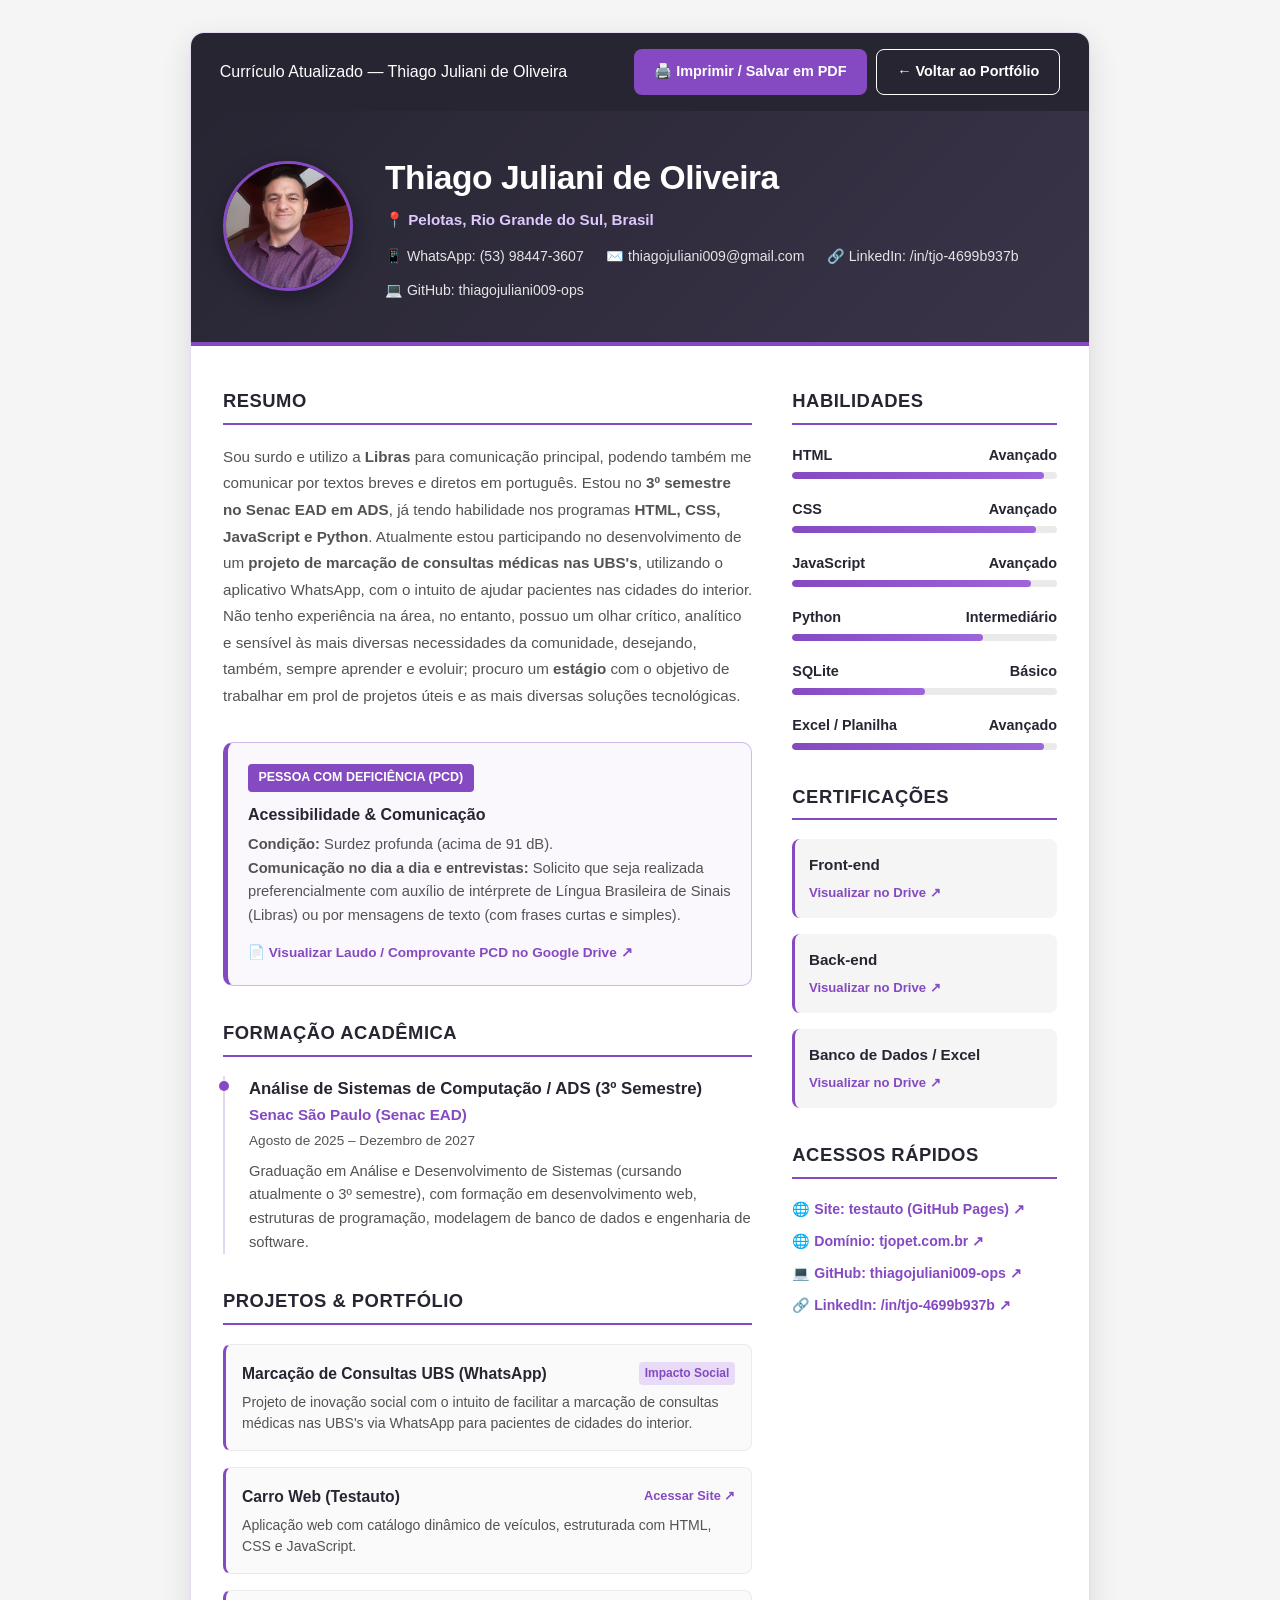
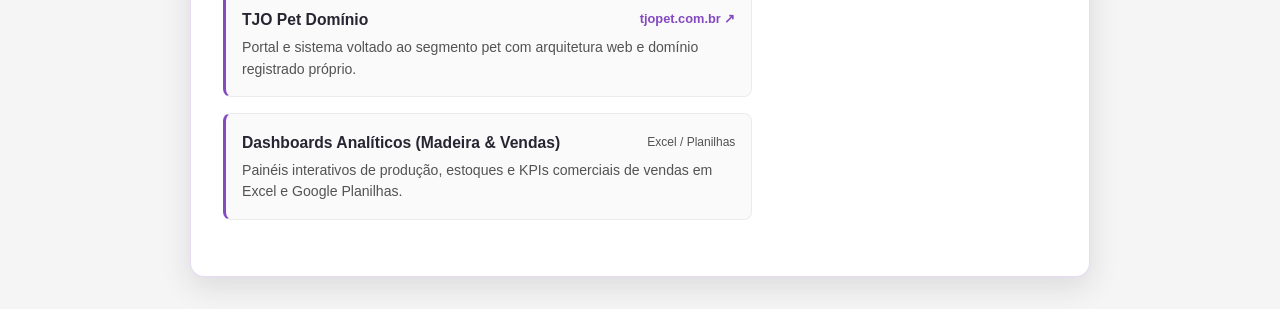
<file: curriculo_thiago_juliani.html>
<!DOCTYPE html>
<html lang="pt-BR">
<head>
  <meta charset="UTF-8">
  <meta name="viewport" content="width=device-width, initial-scale=1.0">
  <title>Currículo - Thiago Juliani de Oliveira</title>
  <style>
    :root {
      --color-white: #FFFFFF;
      --color-light: #F5F5F5;
      --color-purple: #8549C2;
      --color-purple-hover: #723aa9;
      --color-purple-light: rgba(133, 73, 194, 0.1);
      --color-dark-gray: #535353;
      --color-charcoal: #272532;
    }

    * {
      box-sizing: border-box;
      margin: 0;
      padding: 0;
      font-family: 'Segoe UI', -apple-system, BlinkMacSystemFont, Roboto, Helvetica, Arial, sans-serif;
    }

    body {
      background-color: var(--color-light);
      color: var(--color-charcoal);
      line-height: 1.6;
      padding: 2rem 1rem;
    }

    .cv-container {
      max-width: 900px;
      margin: 0 auto;
      background: var(--color-white);
      border-radius: 14px;
      box-shadow: 0 10px 30px rgba(39, 37, 50, 0.12);
      overflow: hidden;
      border: 1px solid rgba(133, 73, 194, 0.2);
    }

    .no-print-bar {
      background: var(--color-charcoal);
      color: var(--color-white);
      padding: 1rem 1.8rem;
      display: flex;
      justify-content: space-between;
      align-items: center;
      flex-wrap: wrap;
      gap: 1rem;
    }

    .btn {
      display: inline-flex;
      align-items: center;
      gap: 0.5rem;
      background: var(--color-purple);
      color: var(--color-white);
      border: none;
      padding: 0.65rem 1.25rem;
      border-radius: 8px;
      cursor: pointer;
      font-weight: 600;
      font-size: 0.9rem;
      text-decoration: none;
      transition: all 0.2s ease;
    }

    .btn:hover {
      background: var(--color-purple-hover);
      transform: translateY(-1px);
    }

    .btn-outline {
      background: transparent;
      border: 1px solid var(--color-white);
      color: var(--color-white);
    }

    .btn-outline:hover {
      background: rgba(255, 255, 255, 0.15);
    }

    .cv-header {
      background: linear-gradient(135deg, var(--color-charcoal) 0%, #3a3449 100%);
      color: var(--color-white);
      padding: 2.5rem 2rem;
      display: flex;
      align-items: center;
      gap: 2rem;
      border-bottom: 4px solid var(--color-purple);
    }

    .cv-photo {
      width: 130px;
      height: 130px;
      border-radius: 50%;
      object-fit: cover;
      border: 3.5px solid var(--color-purple);
      box-shadow: 0 6px 20px rgba(0, 0, 0, 0.35);
      flex-shrink: 0;
    }

    .cv-title h1 {
      font-size: 2.1rem;
      font-weight: 800;
      letter-spacing: -0.5px;
      margin-bottom: 0.2rem;
    }

    .cv-title .location-line {
      font-size: 0.95rem;
      color: #dfc7ff;
      font-weight: 600;
      margin-bottom: 0.8rem;
      display: flex;
      align-items: center;
      gap: 0.4rem;
    }

    .cv-contacts {
      display: flex;
      flex-wrap: wrap;
      gap: 0.75rem 1.4rem;
      font-size: 0.88rem;
      color: #e5e5e5;
    }

    .cv-contacts a {
      color: #e5e5e5;
      text-decoration: none;
      display: inline-flex;
      align-items: center;
      gap: 0.4rem;
      transition: color 0.2s;
      white-space: nowrap;
    }

    .cv-contacts a:hover {
      color: var(--color-white);
      text-decoration: underline;
    }

    .cv-body {
      padding: 2.5rem 2rem;
      display: grid;
      grid-template-columns: 2fr 1fr;
      gap: 2.5rem;
    }

    .section-title {
      font-size: 1.15rem;
      font-weight: 800;
      color: var(--color-charcoal);
      text-transform: uppercase;
      letter-spacing: 0.5px;
      margin-bottom: 1.2rem;
      padding-bottom: 0.45rem;
      border-bottom: 2px solid var(--color-purple);
      display: flex;
      align-items: center;
      gap: 0.5rem;
    }

    .pcd-box {
      background: #faf7fd;
      border: 1.5px solid rgba(133, 73, 194, 0.35);
      border-radius: 10px;
      padding: 1.25rem;
      margin-bottom: 2rem;
      border-left: 5px solid var(--color-purple);
    }

    .pcd-badge {
      display: inline-flex;
      align-items: center;
      gap: 0.4rem;
      background: var(--color-purple);
      color: var(--color-white);
      padding: 0.25rem 0.65rem;
      border-radius: 4px;
      font-size: 0.78rem;
      font-weight: 700;
      text-transform: uppercase;
      margin-bottom: 0.65rem;
    }

    .pcd-title {
      font-size: 1rem;
      font-weight: 700;
      color: var(--color-charcoal);
      margin-bottom: 0.35rem;
    }

    .pcd-text {
      font-size: 0.92rem;
      color: var(--color-dark-gray);
      line-height: 1.6;
      margin-bottom: 0.75rem;
    }

    .pcd-link {
      display: inline-flex;
      align-items: center;
      gap: 0.4rem;
      font-size: 0.85rem;
      color: var(--color-purple);
      font-weight: 700;
      text-decoration: none;
      word-break: break-all;
    }

    .pcd-link:hover {
      text-decoration: underline;
    }

    .timeline-item {
      position: relative;
      padding-left: 1.5rem;
      margin-bottom: 1.6rem;
      border-left: 2px solid #e3d8f1;
    }

    .timeline-item::before {
      content: '';
      position: absolute;
      left: -6px;
      top: 5px;
      width: 10px;
      height: 10px;
      border-radius: 50%;
      background: var(--color-purple);
    }

    .timeline-role {
      font-size: 1.05rem;
      font-weight: 700;
      color: var(--color-charcoal);
    }

    .timeline-org {
      font-size: 0.95rem;
      font-weight: 600;
      color: var(--color-purple);
      margin-bottom: 0.2rem;
    }

    .timeline-date {
      font-size: 0.85rem;
      color: var(--color-dark-gray);
      margin-bottom: 0.5rem;
    }

    .timeline-desc {
      font-size: 0.92rem;
      color: var(--color-dark-gray);
      line-height: 1.6;
    }

    .project-item {
      background: #fafafa;
      border: 1px solid #ebebeb;
      border-radius: 8px;
      padding: 1rem;
      margin-bottom: 1rem;
      border-left: 3px solid var(--color-purple);
    }

    .project-header-row {
      display: flex;
      justify-content: space-between;
      align-items: center;
      margin-bottom: 0.35rem;
    }

    .project-name {
      font-size: 0.98rem;
      font-weight: 700;
      color: var(--color-charcoal);
    }

    .project-link-btn {
      font-size: 0.8rem;
      color: var(--color-purple);
      text-decoration: none;
      font-weight: 700;
    }

    .project-link-btn:hover {
      text-decoration: underline;
    }

    .skill-block {
      margin-bottom: 1.15rem;
    }

    .skill-name-row {
      display: flex;
      justify-content: space-between;
      font-size: 0.9rem;
      font-weight: 600;
      margin-bottom: 0.35rem;
      color: var(--color-charcoal);
    }

    .skill-bar {
      height: 7px;
      background: #eaeaea;
      border-radius: 4px;
      overflow: hidden;
    }

    .skill-progress {
      height: 100%;
      background: linear-gradient(90deg, var(--color-purple), #9e64dc);
      border-radius: 4px;
    }

    .cert-item {
      margin-bottom: 1rem;
      padding: 0.85rem;
      background: var(--color-light);
      border-radius: 8px;
      border-left: 3px solid var(--color-purple);
    }

    .cert-name {
      font-size: 0.95rem;
      font-weight: 700;
      color: var(--color-charcoal);
    }

    .cert-link {
      display: inline-block;
      margin-top: 0.3rem;
      font-size: 0.82rem;
      color: var(--color-purple);
      text-decoration: none;
      font-weight: 600;
      word-break: break-all;
    }

    .cert-link:hover {
      text-decoration: underline;
    }

    @media print {
      body {
        background: transparent;
        padding: 0;
      }
      .cv-container {
        border: none;
        box-shadow: none;
        max-width: 100%;
      }
      .no-print-bar {
        display: none !important;
      }
      .cv-header {
        background: #272532 !important;
        -webkit-print-color-adjust: exact;
        print-color-adjust: exact;
      }
      .pcd-box, .pcd-badge, .skill-progress, .cert-item, .project-item {
        -webkit-print-color-adjust: exact;
        print-color-adjust: exact;
      }
    }

    @media (max-width: 768px) {
      .cv-header {
        flex-direction: column;
        text-align: center;
        padding: 1.75rem;
      }
      .cv-contacts {
        justify-content: center;
      }
      .cv-body {
        grid-template-columns: 1fr;
        padding: 1.5rem;
      }
    }
  </style>
</head>
<body>

  <div class="cv-container">
    <!-- Barra superior de ações -->
    <div class="no-print-bar">
      <span>Currículo Atualizado — Thiago Juliani de Oliveira</span>
      <div style="display:flex; gap:0.6rem;">
        <button class="btn" onclick="window.print()">
          🖨️ Imprimir / Salvar em PDF
        </button>
        <a href="index.html" class="btn btn-outline">
          ← Voltar ao Portfólio
        </a>
      </div>
    </div>

    <!-- Cabeçalho com Foto e Contatos -->
    <header class="cv-header">
      <img src="foto_thiago.jpg.jpg" onerror="this.onerror=null; this.src='foto_thiago.jpg';" alt="Thiago Juliani de Oliveira" class="cv-photo">
      <div class="cv-title">
        <h1>Thiago Juliani de Oliveira</h1>
        <div class="location-line">
          📍 Pelotas, Rio Grande do Sul, Brasil
        </div>
        <div class="cv-contacts">
          <a href="https://wa.me/5553984473607" target="_blank">📱 WhatsApp: (53) 98447-3607</a>
          <a href="mailto:thiagojuliani009@gmail.com">✉️ thiagojuliani009@gmail.com</a>
          <a href="https://www.linkedin.com/in/tjo-4699b937b" target="_blank">🔗 LinkedIn: /in/tjo-4699b937b</a>
          <a href="https://github.com/thiagojuliani009-ops" target="_blank">💻 GitHub: thiagojuliani009-ops</a>
        </div>
      </div>
    </header>

    <!-- Corpo do Currículo -->
    <div class="cv-body">
      <!-- Coluna Principal -->
      <main>
        <!-- Resumo Oficial -->
        <section style="margin-bottom: 2rem;">
          <h3 class="section-title">Resumo</h3>
          <p style="color: var(--color-dark-gray); font-size: 0.95rem; line-height: 1.75;">
            Sou surdo e utilizo a <strong>Libras</strong> para comunicação principal, podendo também me comunicar por textos breves e diretos em português. Estou no <strong>3º semestre no Senac EAD em ADS</strong>, já tendo habilidade nos programas <strong>HTML, CSS, JavaScript e Python</strong>. Atualmente estou participando no desenvolvimento de um <strong>projeto de marcação de consultas médicas nas UBS's</strong>, utilizando o aplicativo WhatsApp, com o intuito de ajudar pacientes nas cidades do interior. Não tenho experiência na área, no entanto, possuo um olhar crítico, analítico e sensível às mais diversas necessidades da comunidade, desejando, também, sempre aprender e evoluir; procuro um <strong>estágio</strong> com o objetivo de trabalhar em prol de projetos úteis e as mais diversas soluções tecnológicas.
          </p>
        </section>

        <!-- Informações de Acessibilidade / PCD -->
        <section class="pcd-box">
          <span class="pcd-badge">Pessoa com Deficiência (PCD)</span>
          <h4 class="pcd-title">Acessibilidade & Comunicação</h4>
          <p class="pcd-text">
            <strong>Condição:</strong> Surdez profunda (acima de 91 dB).<br>
            <strong>Comunicação no dia a dia e entrevistas:</strong> Solicito que seja realizada preferencialmente com auxílio de intérprete de Língua Brasileira de Sinais (Libras) ou por mensagens de texto (com frases curtas e simples).
          </p>
          <a href="https://drive.google.com/file/d/1ZFSc_-Qy0k7XoHBqVdz1fhh4Day4yMnC/view?usp=sharing" target="_blank" rel="noopener noreferrer" class="pcd-link">
            📄 Visualizar Laudo / Comprovante PCD no Google Drive ↗
          </a>
        </section>

        <!-- Formação Acadêmica -->
        <section style="margin-bottom: 2rem;">
          <h3 class="section-title">Formação Acadêmica</h3>

          <div class="timeline-item">
            <div class="timeline-role">Análise de Sistemas de Computação / ADS (3º Semestre)</div>
            <div class="timeline-org">Senac São Paulo (Senac EAD)</div>
            <div class="timeline-date">Agosto de 2025 – Dezembro de 2027</div>
            <div class="timeline-desc">
              Graduação em Análise e Desenvolvimento de Sistemas (cursando atualmente o 3º semestre), com formação em desenvolvimento web, estruturas de programação, modelagem de banco de dados e engenharia de software.
            </div>
          </div>
        </section>

        <!-- Projetos Práticos & Sociais -->
        <section>
          <h3 class="section-title">Projetos & Portfólio</h3>

          <div class="project-item">
            <div class="project-header-row">
              <span class="project-name">Marcação de Consultas UBS (WhatsApp)</span>
              <span style="font-size: 0.75rem; background: #e8dbf7; color: #8549C2; padding: 2px 6px; border-radius: 4px; font-weight: 700;">Impacto Social</span>
            </div>
            <p style="font-size: 0.88rem; color: var(--color-dark-gray); line-height: 1.5;">
              Projeto de inovação social com o intuito de facilitar a marcação de consultas médicas nas UBS's via WhatsApp para pacientes de cidades do interior.
            </p>
          </div>

          <div class="project-item">
            <div class="project-header-row">
              <span class="project-name">Carro Web (Testauto)</span>
              <a href="https://thiagojuliani009-ops.github.io/testauto/" target="_blank" class="project-link-btn">Acessar Site ↗</a>
            </div>
            <p style="font-size: 0.88rem; color: var(--color-dark-gray); line-height: 1.5;">
              Aplicação web com catálogo dinâmico de veículos, estruturada com HTML, CSS e JavaScript.
            </p>
          </div>

          <div class="project-item">
            <div class="project-header-row">
              <span class="project-name">TJO Pet Domínio</span>
              <a href="https://tjopet.com.br/" target="_blank" class="project-link-btn">tjopet.com.br ↗</a>
            </div>
            <p style="font-size: 0.88rem; color: var(--color-dark-gray); line-height: 1.5;">
              Portal e sistema voltado ao segmento pet com arquitetura web e domínio registrado próprio.
            </p>
          </div>

          <div class="project-item">
            <div class="project-header-row">
              <span class="project-name">Dashboards Analíticos (Madeira & Vendas)</span>
              <span style="font-size: 0.75rem; color: var(--color-dark-gray);">Excel / Planilhas</span>
            </div>
            <p style="font-size: 0.88rem; color: var(--color-dark-gray); line-height: 1.5;">
              Painéis interativos de produção, estoques e KPIs comerciais de vendas em Excel e Google Planilhas.
            </p>
          </div>
        </section>
      </main>

      <!-- Coluna Lateral -->
      <aside>
        <!-- Habilidades -->
        <section style="margin-bottom: 2rem;">
          <h3 class="section-title">Habilidades</h3>

          <div class="skill-block">
            <div class="skill-name-row">
              <span>HTML</span>
              <span>Avançado</span>
            </div>
            <div class="skill-bar"><div class="skill-progress" style="width: 95%;"></div></div>
          </div>

          <div class="skill-block">
            <div class="skill-name-row">
              <span>CSS</span>
              <span>Avançado</span>
            </div>
            <div class="skill-bar"><div class="skill-progress" style="width: 92%;"></div></div>
          </div>

          <div class="skill-block">
            <div class="skill-name-row">
              <span>JavaScript</span>
              <span>Avançado</span>
            </div>
            <div class="skill-bar"><div class="skill-progress" style="width: 90%;"></div></div>
          </div>

          <div class="skill-block">
            <div class="skill-name-row">
              <span>Python</span>
              <span>Intermediário</span>
            </div>
            <div class="skill-bar"><div class="skill-progress" style="width: 72%;"></div></div>
          </div>

          <div class="skill-block">
            <div class="skill-name-row">
              <span>SQLite</span>
              <span>Básico</span>
            </div>
            <div class="skill-bar"><div class="skill-progress" style="width: 50%;"></div></div>
          </div>

          <div class="skill-block">
            <div class="skill-name-row">
              <span>Excel / Planilha</span>
              <span>Avançado</span>
            </div>
            <div class="skill-bar"><div class="skill-progress" style="width: 95%;"></div></div>
          </div>
        </section>

        <!-- Certificações -->
        <section style="margin-bottom: 2rem;">
          <h3 class="section-title">Certificações</h3>

          <div class="cert-item">
            <div class="cert-name">Front-end</div>
            <a href="https://drive.google.com/drive/folders/1Nt53MirOvE_TyqXCnKjH-adV2q_4BcCB?usp=sharing" target="_blank" rel="noopener noreferrer" class="cert-link">
              Visualizar no Drive ↗
            </a>
          </div>

          <div class="cert-item">
            <div class="cert-name">Back-end</div>
            <a href="https://drive.google.com/drive/folders/1NCD7PbH4I_26LZij7E1fAMEinxck10nD?usp=sharing" target="_blank" rel="noopener noreferrer" class="cert-link">
              Visualizar no Drive ↗
            </a>
          </div>

          <div class="cert-item">
            <div class="cert-name">Banco de Dados / Excel</div>
            <a href="https://drive.google.com/drive/folders/1V30O6a2pAXqxwKGFBs9qPWesY5JiYutl?usp=sharing" target="_blank" rel="noopener noreferrer" class="cert-link">
              Visualizar no Drive ↗
            </a>
          </div>
        </section>

        <!-- Links Online -->
        <section>
          <h3 class="section-title">Acessos Rápidos</h3>
          <div style="display:flex; flex-direction:column; gap:0.6rem; font-size:0.88rem;">
            <a href="https://thiagojuliani009-ops.github.io/testauto/" target="_blank" style="color:var(--color-purple); text-decoration:none; font-weight:600;">
              🌐 Site: testauto (GitHub Pages) ↗
            </a>
            <a href="https://tjopet.com.br/" target="_blank" style="color:var(--color-purple); text-decoration:none; font-weight:600;">
              🌐 Domínio: tjopet.com.br ↗
            </a>
            <a href="https://github.com/thiagojuliani009-ops" target="_blank" style="color:var(--color-purple); text-decoration:none; font-weight:600;">
              💻 GitHub: thiagojuliani009-ops ↗
            </a>
            <a href="https://www.linkedin.com/in/tjo-4699b937b" target="_blank" style="color:var(--color-purple); text-decoration:none; font-weight:600;">
              🔗 LinkedIn: /in/tjo-4699b937b ↗
            </a>
          </div>
        </section>
      </aside>
    </div>
  </div>

</body>
</html>
</file>
